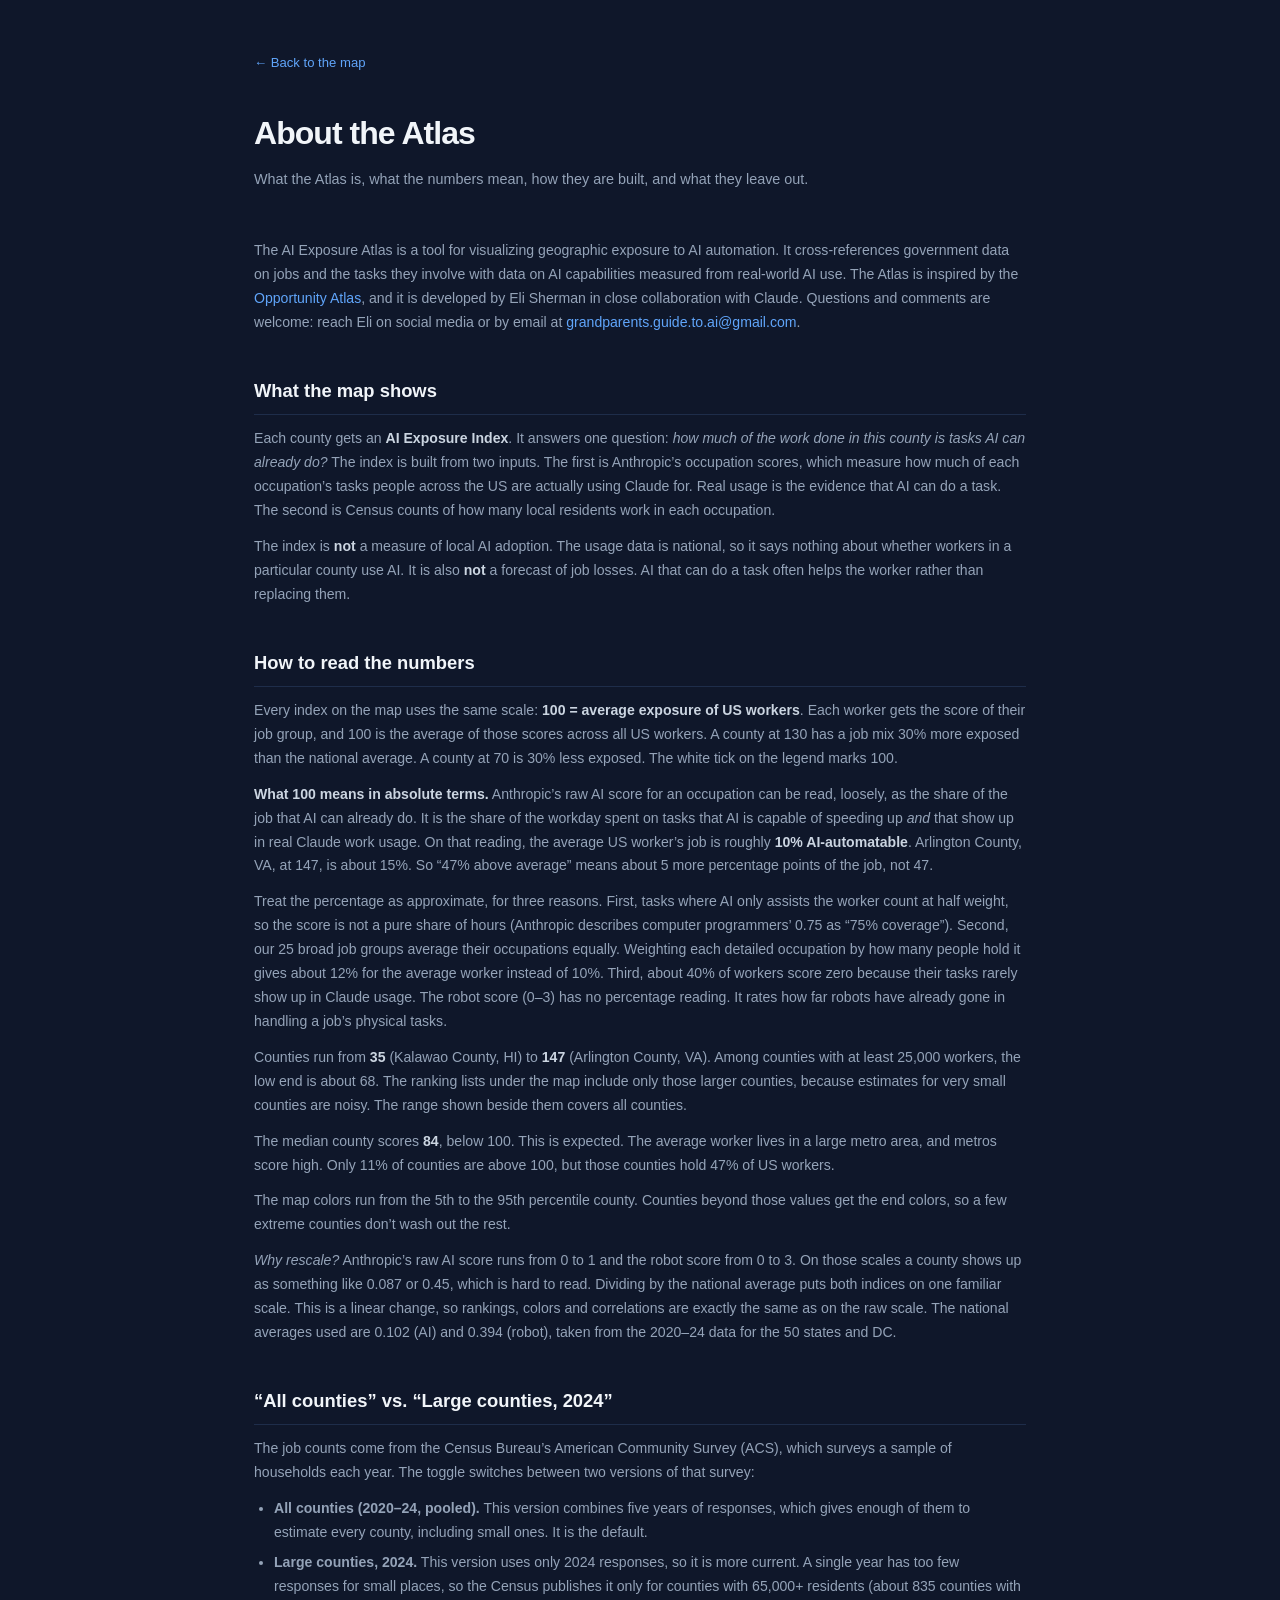
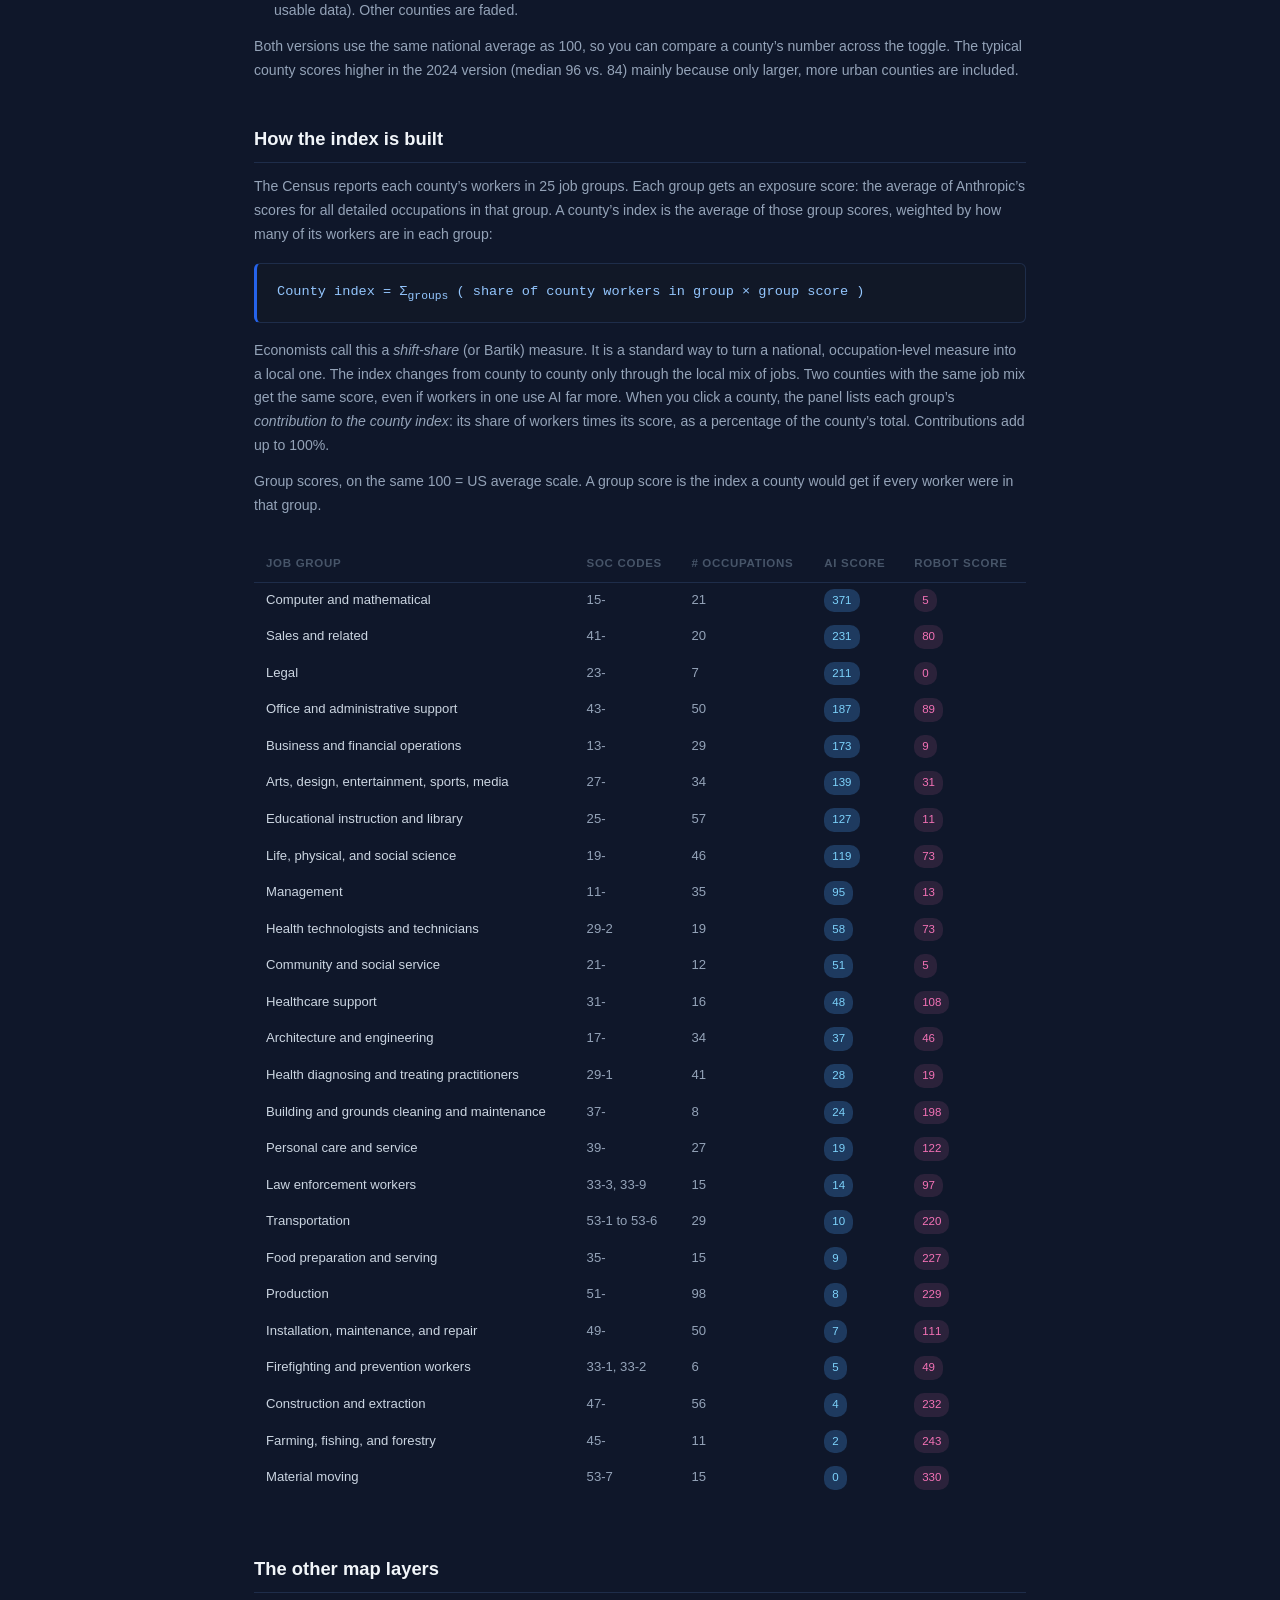
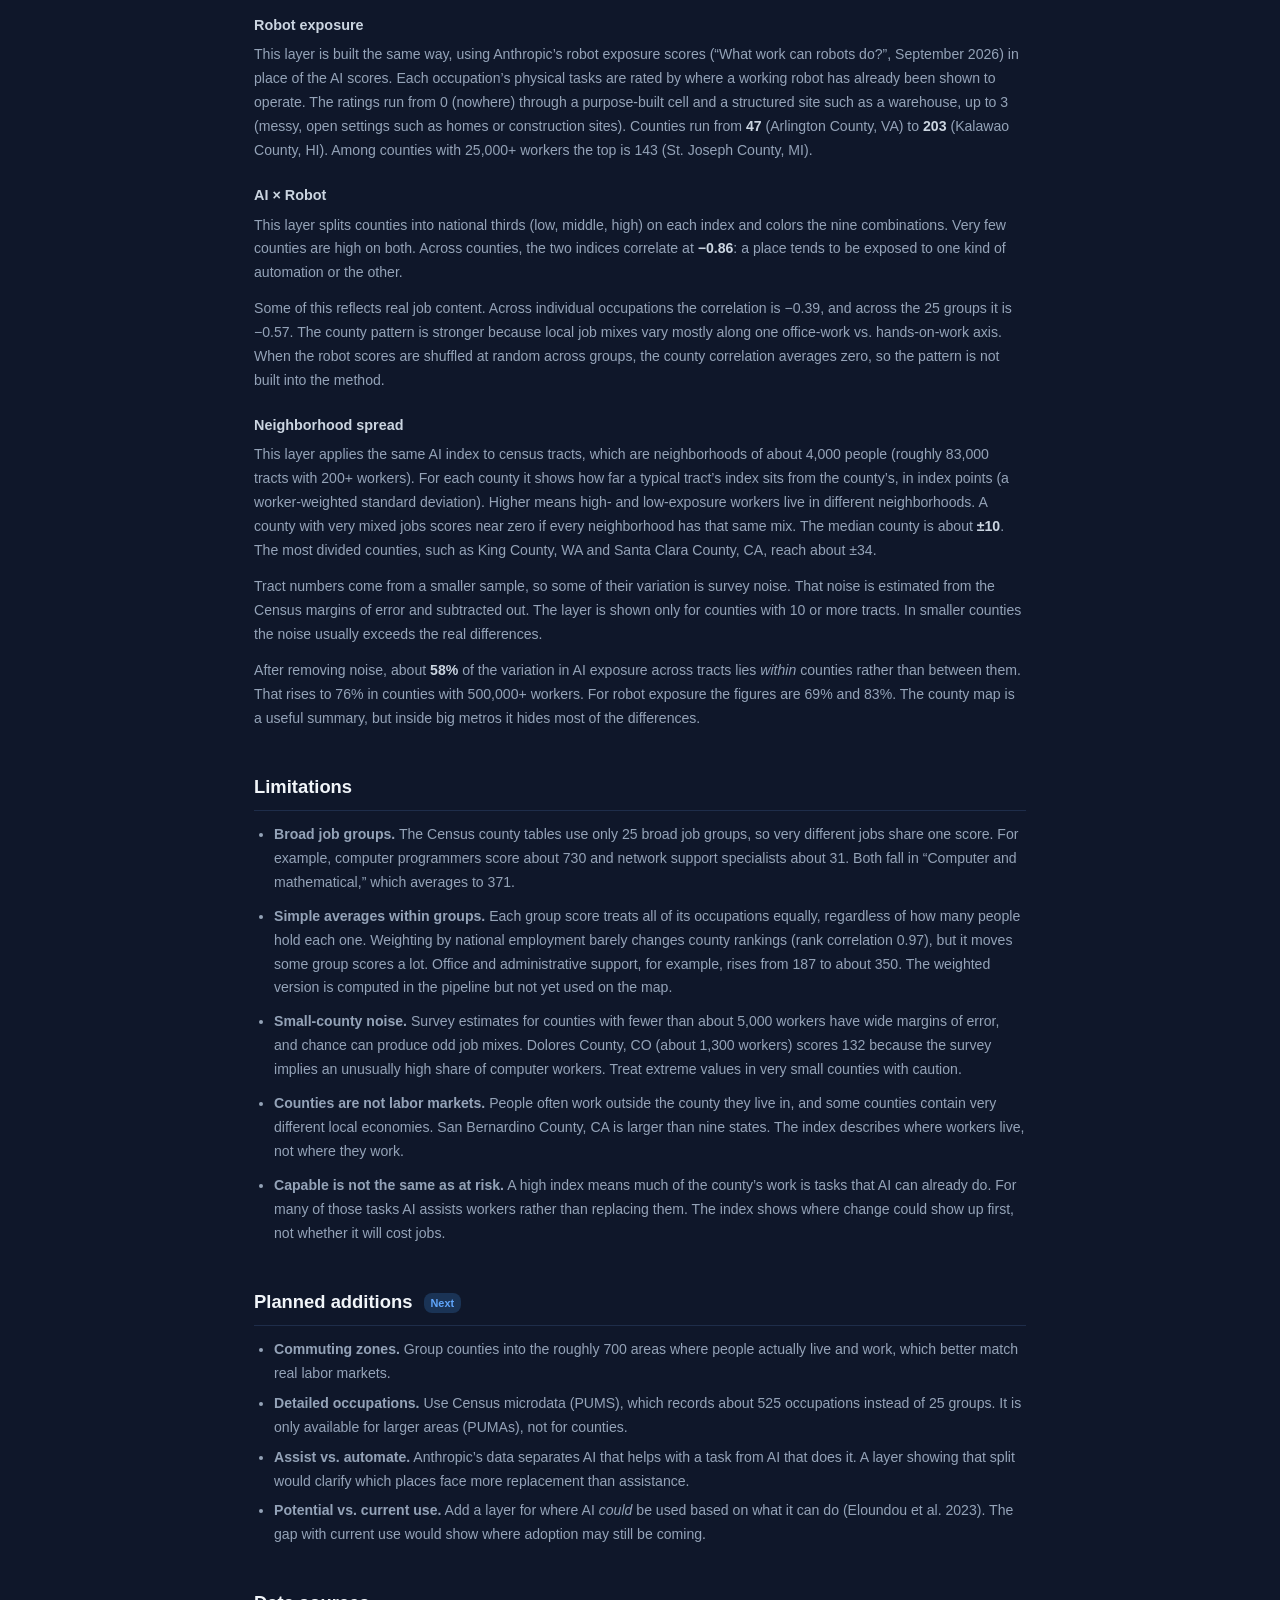
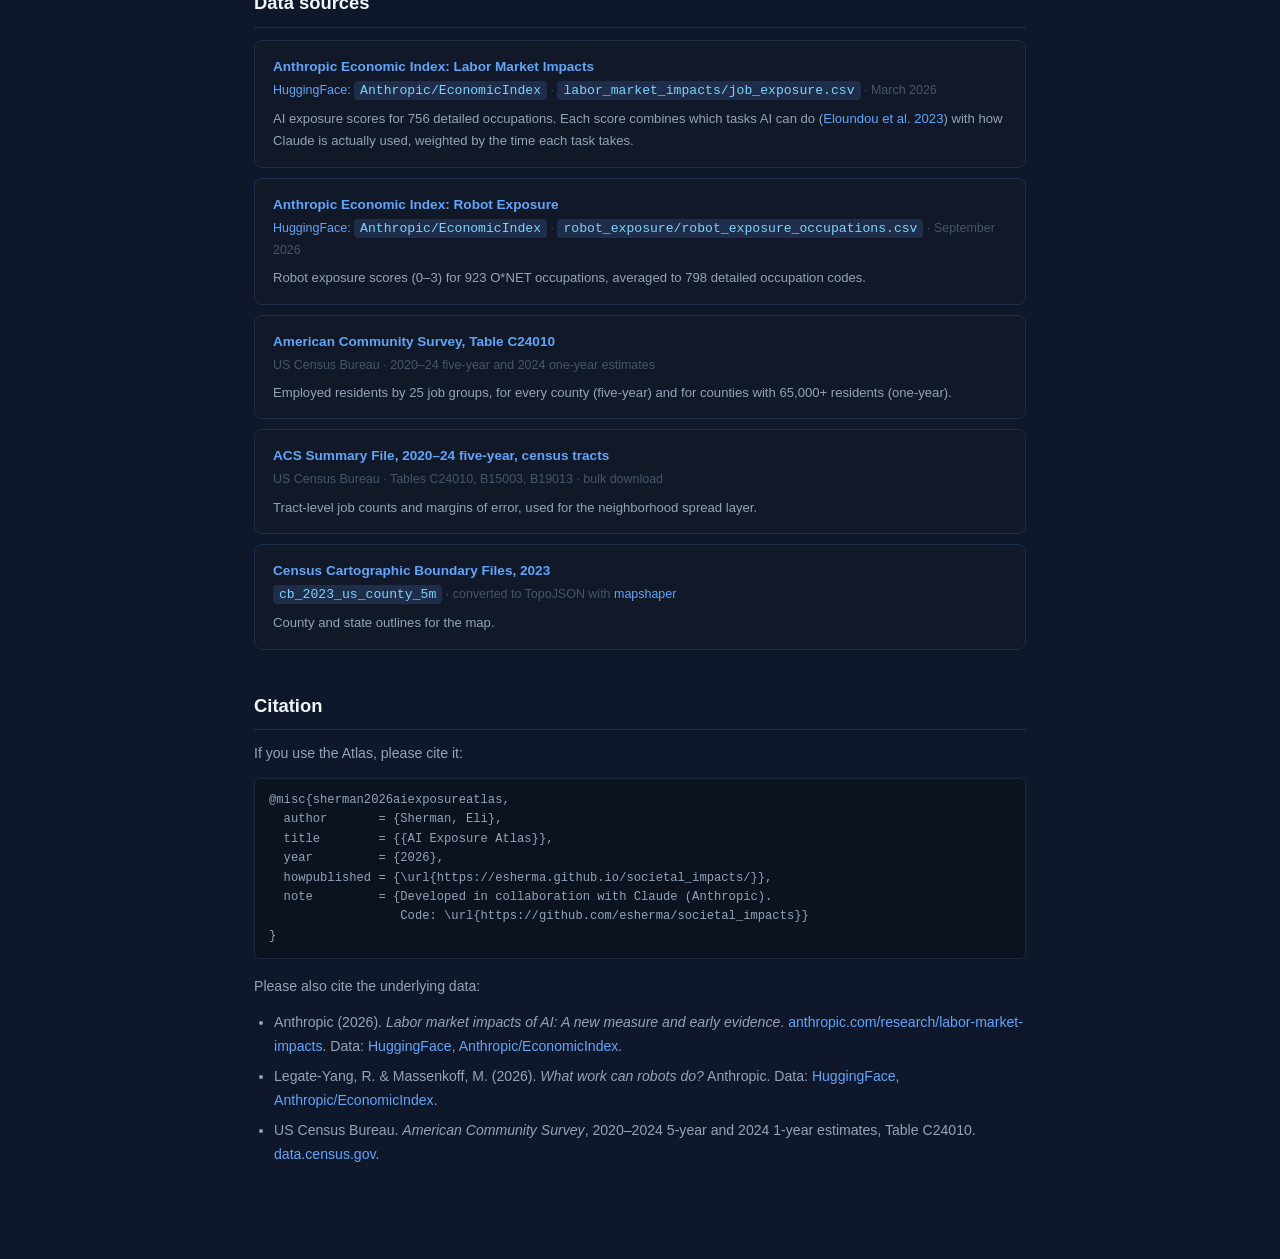
<file: src/map/methodology.html>
<!DOCTYPE html>
<html lang="en">
<head>
  <meta charset="UTF-8" />
  <meta name="viewport" content="width=device-width, initial-scale=1.0" />
  <title>About the Atlas</title>
  <style>
    * { box-sizing: border-box; margin: 0; padding: 0; }
    body {
      font-family: -apple-system, BlinkMacSystemFont, "Segoe UI", Roboto, sans-serif;
      background: #0f172a;
      color: #e2e8f0;
      line-height: 1.7;
    }
    .page {
      max-width: 820px;
      margin: 0 auto;
      padding: 48px 24px 80px;
    }
    .back-link {
      display: inline-flex;
      align-items: center;
      gap: 6px;
      font-size: 0.82rem;
      color: #60a5fa;
      text-decoration: none;
      margin-bottom: 32px;
    }
    .back-link:hover { text-decoration: underline; }
    h1 {
      font-size: 2rem;
      font-weight: 700;
      color: #f1f5f9;
      letter-spacing: -0.03em;
      margin-bottom: 6px;
    }
    .tagline {
      font-size: 0.9rem;
      color: #94a3b8;
      margin-bottom: 48px;
    }
    h2 {
      font-size: 1.15rem;
      font-weight: 600;
      color: #f1f5f9;
      margin: 40px 0 12px;
      padding-bottom: 8px;
      border-bottom: 1px solid #1e2d4a;
    }
    h3 {
      font-size: 0.9rem;
      font-weight: 600;
      color: #cbd5e1;
      margin: 20px 0 6px;
    }
    p { font-size: 0.88rem; color: #94a3b8; margin-bottom: 12px; }
    p strong { color: #cbd5e1; }
    code {
      font-family: "SF Mono", "Fira Code", monospace;
      font-size: 0.82rem;
      background: #1e2d4a;
      color: #7dd3fc;
      padding: 2px 6px;
      border-radius: 4px;
    }
    .formula {
      background: #111827;
      border: 1px solid #1e2d4a;
      border-left: 3px solid #2563eb;
      border-radius: 6px;
      padding: 16px 20px;
      margin: 16px 0;
      font-family: "SF Mono", "Fira Code", monospace;
      font-size: 0.85rem;
      color: #93c5fd;
    }
    code { overflow-wrap: anywhere; }
    table {
      width: 100%;
      border-collapse: collapse;
      font-size: 0.82rem;
      margin: 16px 0;
    }
    th {
      text-align: left;
      font-size: 0.72rem;
      font-weight: 600;
      text-transform: uppercase;
      letter-spacing: 0.06em;
      color: #475569;
      padding: 8px 12px;
      border-bottom: 1px solid #1e2d4a;
    }
    td {
      padding: 6px 12px;
      border-bottom: 1px solid #0f172a;
      color: #94a3b8;
      vertical-align: top;
    }
    td:first-child { color: #cbd5e1; }
    tr:hover td { background: #111827; }
    .score-chip.robot { color: #f472b6; background: rgba(244,114,182,0.12); }
    .score-chip {
      display: inline-block;
      background: #1e3a5f;
      color: #7dd3fc;
      font-size: 0.72rem;
      padding: 2px 8px;
      border-radius: 10px;
    }
    ul {
      padding-left: 20px;
      font-size: 0.88rem;
      color: #94a3b8;
      margin-bottom: 12px;
    }
    ul li { margin-bottom: 6px; }
    .page a:not(.back-link) { color: #60a5fa; text-decoration: none; }
    .page a:not(.back-link):hover { text-decoration: underline; }
    .limitations li { margin-bottom: 10px; }
    .bibtex {
      font-family: 'SF Mono', 'Fira Code', monospace; font-size: 0.76rem; line-height: 1.6;
      color: #94a3b8; background: #0b1220; border: 1px solid #1e293b; border-radius: 6px;
      padding: 12px 14px; margin: 8px 0 16px; overflow-x: auto; white-space: pre;
    }
    .planned {
      display: inline-block;
      font-size: 0.68rem;
      background: #1a3355;
      color: #60a5fa;
      padding: 1px 7px;
      border-radius: 8px;
      margin-left: 6px;
      vertical-align: middle;
    }
    .source-block {
      background: #111827;
      border: 1px solid #1e2d4a;
      border-radius: 8px;
      padding: 14px 18px;
      margin: 10px 0;
    }
    .source-title { font-weight: 600; color: #cbd5e1; font-size: 0.85rem; }
    .source-meta { font-size: 0.78rem; color: #475569; margin-top: 2px; }
    .source-desc { font-size: 0.82rem; color: #94a3b8; margin-top: 6px; }
  </style>
</head>
<body>
<div class="page">
  <a href="index.html" class="back-link">← Back to the map</a>

  <h1>About the Atlas</h1>
  <p class="tagline">What the Atlas is, what the numbers mean, how they are built, and what they leave out.</p>

  <p>
    The AI Exposure Atlas is a tool for visualizing geographic exposure to AI automation. It
    cross-references government data on jobs and the tasks they involve with data on AI
    capabilities measured from real-world AI use. The Atlas is inspired by the
    <a href="https://www.opportunityatlas.org/" target="_blank" rel="noopener">Opportunity Atlas</a>,
    and it is developed by Eli Sherman in close collaboration with Claude. Questions and comments
    are welcome: reach Eli on social media or by email at
    <a href="mailto:grandparents.guide.to.ai@gmail.com">grandparents.guide.to.ai@gmail.com</a>.
  </p>

  <h2>What the map shows</h2>
  <p>
    Each county gets an <strong>AI Exposure Index</strong>. It answers one question:
    <em>how much of the work done in this county is tasks AI can already do?</em>
    The index is built from two inputs. The first is Anthropic&rsquo;s occupation scores, which
    measure how much of each occupation&rsquo;s tasks people across the US are actually using
    Claude for. Real usage is the evidence that AI can do a task. The second is Census counts
    of how many local residents work in each occupation.
  </p>
  <p>
    The index is <strong>not</strong> a measure of local AI adoption. The usage data is national,
    so it says nothing about whether workers in a particular county use AI. It is also
    <strong>not</strong> a forecast of job losses. AI that can do a task often helps the worker
    rather than replacing them.
  </p>

  <h2>How to read the numbers</h2>
  <p>
    Every index on the map uses the same scale: <strong>100 = average exposure of US
    workers</strong>. Each worker gets the score of their job group, and 100 is the average of
    those scores across all US workers. A county at 130 has a job mix 30% more exposed than the
    national average. A county at 70 is 30% less exposed. The white tick on the legend marks 100.
  </p>
  <p>
    <strong>What 100 means in absolute terms.</strong> Anthropic&rsquo;s raw AI score for an
    occupation can be read, loosely, as the share of the job that AI can already do. It is the
    share of the workday spent on tasks that AI is capable of speeding up <em>and</em> that show
    up in real Claude work usage. On that reading, the average US worker&rsquo;s job is roughly
    <strong>10% AI-automatable</strong>. Arlington County, VA, at 147, is about 15%. So
    &ldquo;47% above average&rdquo; means about 5 more percentage points of the job, not 47.
  </p>
  <p>
    Treat the percentage as approximate, for three reasons. First, tasks where AI only assists
    the worker count at half weight, so the score is not a pure share of hours (Anthropic
    describes computer programmers&rsquo; 0.75 as &ldquo;75% coverage&rdquo;). Second, our 25
    broad job groups average their occupations equally. Weighting each detailed occupation by
    how many people hold it gives about 12% for the average worker instead of 10%. Third,
    about 40% of workers score zero because their tasks rarely show up in Claude usage. The
    robot score (0&ndash;3) has no percentage reading. It rates how far robots have already
    gone in handling a job&rsquo;s physical tasks.
  </p>
  <p>
    Counties run from <strong>35</strong> (Kalawao County, HI) to <strong>147</strong>
    (Arlington County, VA). Among counties with at least 25,000 workers, the low end is about 68.
    The ranking lists under the map include only those larger counties, because estimates for
    very small counties are noisy. The range shown beside them covers all counties.
  </p>
  <p>
    The median county scores <strong>84</strong>, below 100. This is expected. The average
    worker lives in a large metro area, and metros score high. Only 11% of counties are above
    100, but those counties hold 47% of US workers.
  </p>
  <p>
    The map colors run from the 5th to the 95th percentile county. Counties beyond those
    values get the end colors, so a few extreme counties don&rsquo;t wash out the rest.
  </p>
  <p>
    <em>Why rescale?</em> Anthropic&rsquo;s raw AI score runs from 0 to 1 and the robot score
    from 0 to 3. On those scales a county shows up as something like 0.087 or 0.45, which
    is hard to read. Dividing by the national average puts both indices on one familiar
    scale. This is a linear change, so rankings, colors and correlations are exactly the same
    as on the raw scale. The national averages used are 0.102 (AI) and 0.394 (robot), taken
    from the 2020&ndash;24 data for the 50 states and DC.
  </p>

  <h2>&ldquo;All counties&rdquo; vs. &ldquo;Large counties, 2024&rdquo;</h2>
  <p>
    The job counts come from the Census Bureau&rsquo;s American Community Survey (ACS), which
    surveys a sample of households each year. The toggle switches between two versions of
    that survey:
  </p>
  <ul>
    <li><strong>All counties (2020&ndash;24, pooled).</strong> This version combines five years
      of responses, which gives enough of them to estimate every county, including small
      ones. It is the default.</li>
    <li><strong>Large counties, 2024.</strong> This version uses only 2024 responses, so it is
      more current. A single year has too few responses for small places, so the Census
      publishes it only for counties with 65,000+ residents (about 835 counties with usable
      data). Other counties are faded.</li>
  </ul>
  <p>
    Both versions use the same national average as 100, so you can compare a county&rsquo;s
    number across the toggle. The typical county scores higher in the 2024 version (median
    96 vs. 84) mainly because only larger, more urban counties are included.
  </p>

  <h2>How the index is built</h2>
  <p>
    The Census reports each county&rsquo;s workers in 25 job groups. Each group gets an
    exposure score: the average of Anthropic&rsquo;s scores for all detailed occupations in
    that group. A county&rsquo;s index is the average of those group scores, weighted by
    how many of its workers are in each group:
  </p>
  <div class="formula">
    County index = &Sigma;<sub>groups</sub> ( share of county workers in group &times; group score )
  </div>
  <p>
    Economists call this a <em>shift-share</em> (or Bartik) measure. It is a standard way
    to turn a national, occupation-level measure into a local one. The index changes from
    county to county only through the local mix of jobs. Two counties with the same job mix
    get the same score, even if workers in one use AI far more. When you click a county, the panel lists
    each group&rsquo;s <em>contribution to the county index</em>: its share of workers times its
    score, as a percentage of the county&rsquo;s total. Contributions add up to 100%.
  </p>
  <p>
    Group scores, on the same 100 = US average scale. A group score is the index a county
    would get if every worker were in that group.
  </p>
  <div style="overflow-x:auto">
  <table>
    <thead>
      <tr><th>Job group</th><th>SOC codes</th><th># occupations</th><th>AI score</th><th>Robot score</th></tr>
    </thead>
    <tbody>
      <tr><td>Computer and mathematical</td><td>15-</td><td>21</td><td><span class="score-chip">371</span></td><td><span class="score-chip robot">5</span></td></tr>
      <tr><td>Sales and related</td><td>41-</td><td>20</td><td><span class="score-chip">231</span></td><td><span class="score-chip robot">80</span></td></tr>
      <tr><td>Legal</td><td>23-</td><td>7</td><td><span class="score-chip">211</span></td><td><span class="score-chip robot">0</span></td></tr>
      <tr><td>Office and administrative support</td><td>43-</td><td>50</td><td><span class="score-chip">187</span></td><td><span class="score-chip robot">89</span></td></tr>
      <tr><td>Business and financial operations</td><td>13-</td><td>29</td><td><span class="score-chip">173</span></td><td><span class="score-chip robot">9</span></td></tr>
      <tr><td>Arts, design, entertainment, sports, media</td><td>27-</td><td>34</td><td><span class="score-chip">139</span></td><td><span class="score-chip robot">31</span></td></tr>
      <tr><td>Educational instruction and library</td><td>25-</td><td>57</td><td><span class="score-chip">127</span></td><td><span class="score-chip robot">11</span></td></tr>
      <tr><td>Life, physical, and social science</td><td>19-</td><td>46</td><td><span class="score-chip">119</span></td><td><span class="score-chip robot">73</span></td></tr>
      <tr><td>Management</td><td>11-</td><td>35</td><td><span class="score-chip">95</span></td><td><span class="score-chip robot">13</span></td></tr>
      <tr><td>Health technologists and technicians</td><td>29-2</td><td>19</td><td><span class="score-chip">58</span></td><td><span class="score-chip robot">73</span></td></tr>
      <tr><td>Community and social service</td><td>21-</td><td>12</td><td><span class="score-chip">51</span></td><td><span class="score-chip robot">5</span></td></tr>
      <tr><td>Healthcare support</td><td>31-</td><td>16</td><td><span class="score-chip">48</span></td><td><span class="score-chip robot">108</span></td></tr>
      <tr><td>Architecture and engineering</td><td>17-</td><td>34</td><td><span class="score-chip">37</span></td><td><span class="score-chip robot">46</span></td></tr>
      <tr><td>Health diagnosing and treating practitioners</td><td>29-1</td><td>41</td><td><span class="score-chip">28</span></td><td><span class="score-chip robot">19</span></td></tr>
      <tr><td>Building and grounds cleaning and maintenance</td><td>37-</td><td>8</td><td><span class="score-chip">24</span></td><td><span class="score-chip robot">198</span></td></tr>
      <tr><td>Personal care and service</td><td>39-</td><td>27</td><td><span class="score-chip">19</span></td><td><span class="score-chip robot">122</span></td></tr>
      <tr><td>Law enforcement workers</td><td>33-3, 33-9</td><td>15</td><td><span class="score-chip">14</span></td><td><span class="score-chip robot">97</span></td></tr>
      <tr><td>Transportation</td><td>53-1 to 53-6</td><td>29</td><td><span class="score-chip">10</span></td><td><span class="score-chip robot">220</span></td></tr>
      <tr><td>Food preparation and serving</td><td>35-</td><td>15</td><td><span class="score-chip">9</span></td><td><span class="score-chip robot">227</span></td></tr>
      <tr><td>Production</td><td>51-</td><td>98</td><td><span class="score-chip">8</span></td><td><span class="score-chip robot">229</span></td></tr>
      <tr><td>Installation, maintenance, and repair</td><td>49-</td><td>50</td><td><span class="score-chip">7</span></td><td><span class="score-chip robot">111</span></td></tr>
      <tr><td>Firefighting and prevention workers</td><td>33-1, 33-2</td><td>6</td><td><span class="score-chip">5</span></td><td><span class="score-chip robot">49</span></td></tr>
      <tr><td>Construction and extraction</td><td>47-</td><td>56</td><td><span class="score-chip">4</span></td><td><span class="score-chip robot">232</span></td></tr>
      <tr><td>Farming, fishing, and forestry</td><td>45-</td><td>11</td><td><span class="score-chip">2</span></td><td><span class="score-chip robot">243</span></td></tr>
      <tr><td>Material moving</td><td>53-7</td><td>15</td><td><span class="score-chip">0</span></td><td><span class="score-chip robot">330</span></td></tr>
    </tbody>
  </table>
  </div>

  <h2>The other map layers</h2>

  <h3>Robot exposure</h3>
  <p>
    This layer is built the same way, using Anthropic&rsquo;s robot exposure scores
    (&ldquo;What work can robots do?&rdquo;, September 2026) in place of the AI scores. Each
    occupation&rsquo;s physical tasks are rated by where a working robot has already been
    shown to operate. The ratings run from 0 (nowhere) through a purpose-built cell and a
    structured site such as a warehouse, up to 3 (messy, open settings such as homes or
    construction sites). Counties run from <strong>47</strong> (Arlington County, VA) to
    <strong>203</strong> (Kalawao County, HI). Among counties with 25,000+ workers the top
    is 143 (St. Joseph County, MI).
  </p>

  <h3>AI &times; Robot</h3>
  <p>
    This layer splits counties into national thirds (low, middle, high) on each index and
    colors the nine combinations. Very few counties are high on both. Across counties, the
    two indices correlate at <strong>&minus;0.86</strong>: a place tends to be exposed to one
    kind of automation or the other.
  </p>
  <p>
    Some of this reflects real job content. Across individual occupations the correlation is
    &minus;0.39, and across the 25 groups it is &minus;0.57. The county pattern is stronger
    because local job mixes vary mostly along one office-work vs. hands-on-work axis. When the
    robot scores are shuffled at random across groups, the county correlation averages zero,
    so the pattern is not built into the method.
  </p>

  <h3>Neighborhood spread</h3>
  <p>
    This layer applies the same AI index to census tracts, which are neighborhoods of about
    4,000 people (roughly 83,000 tracts with 200+ workers). For each county it shows how far
    a typical tract&rsquo;s index sits from the county&rsquo;s, in index points (a
    worker-weighted standard deviation). Higher means high- and low-exposure workers live in
    different neighborhoods. A county with very mixed jobs scores near zero if every neighborhood
    has that same mix. The median county is about <strong>&plusmn;10</strong>.
    The most divided counties, such as King County, WA and Santa Clara County, CA, reach
    about &plusmn;34.
  </p>
  <p>
    Tract numbers come from a smaller sample, so some of their variation is survey noise. That
    noise is estimated from the Census margins of error and subtracted out. The layer is shown
    only for counties with 10 or more tracts. In smaller counties the noise usually exceeds
    the real differences.
  </p>
  <p>
    After removing noise, about <strong>58%</strong> of the variation in AI exposure across
    tracts lies <em>within</em> counties rather than between them. That rises to 76% in
    counties with 500,000+ workers. For robot exposure the figures are 69% and 83%. The county
    map is a useful summary, but inside big metros it hides most of the differences.
  </p>

  <h2>Limitations</h2>
  <ul class="limitations">
    <li><strong>Broad job groups.</strong> The Census county tables use only 25 broad job groups, so very different jobs share one score. For example, computer programmers score about 730 and network support specialists about 31. Both fall in &ldquo;Computer and mathematical,&rdquo; which averages to 371.</li>
    <li><strong>Simple averages within groups.</strong> Each group score treats all of its occupations equally, regardless of how many people hold each one. Weighting by national employment barely changes county rankings (rank correlation 0.97), but it moves some group scores a lot. Office and administrative support, for example, rises from 187 to about 350. The weighted version is computed in the pipeline but not yet used on the map.</li>
    <li><strong>Small-county noise.</strong> Survey estimates for counties with fewer than about 5,000 workers have wide margins of error, and chance can produce odd job mixes. Dolores County, CO (about 1,300 workers) scores 132 because the survey implies an unusually high share of computer workers. Treat extreme values in very small counties with caution.</li>
    <li><strong>Counties are not labor markets.</strong> People often work outside the county they live in, and some counties contain very different local economies. San Bernardino County, CA is larger than nine states. The index describes where workers live, not where they work.</li>
    <li><strong>Capable is not the same as at risk.</strong> A high index means much of the county&rsquo;s work is tasks that AI can already do. For many of those tasks AI assists workers rather than replacing them. The index shows where change could show up first, not whether it will cost jobs.</li>
  </ul>

  <h2>Planned additions <span class="planned">Next</span></h2>
  <ul>
    <li><strong>Commuting zones.</strong> Group counties into the roughly 700 areas where people
      actually live and work, which better match real labor markets.</li>
    <li><strong>Detailed occupations.</strong> Use Census microdata (PUMS), which records about
      525 occupations instead of 25 groups. It is only available for larger areas (PUMAs), not
      for counties.</li>
    <li><strong>Assist vs. automate.</strong> Anthropic&rsquo;s data separates AI that helps
      with a task from AI that does it. A layer showing that split would clarify which places
      face more replacement than assistance.</li>
    <li><strong>Potential vs. current use.</strong> Add a layer for where AI <em>could</em> be
      used based on what it can do (Eloundou et al. 2023). The gap with current use would show
      where adoption may still be coming.</li>
  </ul>

  <h2>Data sources</h2>

  <div class="source-block">
    <div class="source-title"><a href="https://www.anthropic.com/research/labor-market-impacts" target="_blank" rel="noopener">Anthropic Economic Index: Labor Market Impacts</a></div>
    <div class="source-meta"><a href="https://huggingface.co/datasets/Anthropic/EconomicIndex/tree/main/labor_market_impacts" target="_blank" rel="noopener">HuggingFace: <code>Anthropic/EconomicIndex</code></a> &middot; <code>labor_market_impacts/job_exposure.csv</code> &middot; March 2026</div>
    <div class="source-desc">
      AI exposure scores for 756 detailed occupations. Each score combines which tasks AI can
      do (<a href="https://arxiv.org/abs/2303.10130" target="_blank" rel="noopener">Eloundou et al. 2023</a>) with how Claude is actually used, weighted by the time each task takes.
    </div>
  </div>

  <div class="source-block">
    <div class="source-title"><a href="https://huggingface.co/datasets/Anthropic/EconomicIndex/tree/main/robot_exposure" target="_blank" rel="noopener">Anthropic Economic Index: Robot Exposure</a></div>
    <div class="source-meta"><a href="https://huggingface.co/datasets/Anthropic/EconomicIndex/tree/main/robot_exposure" target="_blank" rel="noopener">HuggingFace: <code>Anthropic/EconomicIndex</code></a> &middot; <code>robot_exposure/robot_exposure_occupations.csv</code> &middot; September 2026</div>
    <div class="source-desc">
      Robot exposure scores (0&ndash;3) for 923 O*NET occupations, averaged to 798 detailed
      occupation codes.
    </div>
  </div>

  <div class="source-block">
    <div class="source-title"><a href="https://data.census.gov/table?q=C24010" target="_blank" rel="noopener">American Community Survey, Table C24010</a></div>
    <div class="source-meta">US Census Bureau &middot; 2020&ndash;24 five-year and 2024 one-year estimates</div>
    <div class="source-desc">
      Employed residents by 25 job groups, for every county (five-year) and for counties with
      65,000+ residents (one-year).
    </div>
  </div>

  <div class="source-block">
    <div class="source-title"><a href="https://www.census.gov/programs-surveys/acs/data/summary-file.html" target="_blank" rel="noopener">ACS Summary File, 2020&ndash;24 five-year, census tracts</a></div>
    <div class="source-meta">US Census Bureau &middot; Tables C24010, B15003, B19013 &middot; bulk download</div>
    <div class="source-desc">Tract-level job counts and margins of error, used for the neighborhood spread layer.</div>
  </div>

  <div class="source-block">
    <div class="source-title"><a href="https://www.census.gov/geographies/mapping-files/time-series/geo/cartographic-boundary.html" target="_blank" rel="noopener">Census Cartographic Boundary Files, 2023</a></div>
    <div class="source-meta"><code>cb_2023_us_county_5m</code> &middot; converted to TopoJSON with <a href="https://github.com/mbloch/mapshaper" target="_blank" rel="noopener">mapshaper</a></div>
    <div class="source-desc">County and state outlines for the map.</div>
  </div>

  <h2>Citation</h2>
  <p>If you use the Atlas, please cite it:</p>
<pre class="bibtex">@misc{sherman2026aiexposureatlas,
  author       = {Sherman, Eli},
  title        = {{AI Exposure Atlas}},
  year         = {2026},
  howpublished = {\url{https://esherma.github.io/societal_impacts/}},
  note         = {Developed in collaboration with Claude (Anthropic).
                  Code: \url{https://github.com/esherma/societal_impacts}}
}</pre>
  <p>Please also cite the underlying data:</p>
  <ul>
    <li>Anthropic (2026). <em>Labor market impacts of AI: A new measure and early evidence</em>.
      <a href="https://www.anthropic.com/research/labor-market-impacts" target="_blank" rel="noopener">anthropic.com/research/labor-market-impacts</a>.
      Data: <a href="https://huggingface.co/datasets/Anthropic/EconomicIndex" target="_blank" rel="noopener">HuggingFace, Anthropic/EconomicIndex</a>.</li>
    <li>Legate-Yang, R. &amp; Massenkoff, M. (2026). <em>What work can robots do?</em> Anthropic.
      Data: <a href="https://huggingface.co/datasets/Anthropic/EconomicIndex/tree/main/robot_exposure" target="_blank" rel="noopener">HuggingFace, Anthropic/EconomicIndex</a>.</li>
    <li>US Census Bureau. <em>American Community Survey</em>, 2020&ndash;2024 5-year and 2024 1-year
      estimates, Table C24010. <a href="https://data.census.gov/table?q=C24010" target="_blank" rel="noopener">data.census.gov</a>.</li>
  </ul>
</div>
</body>
</html>
</file>
